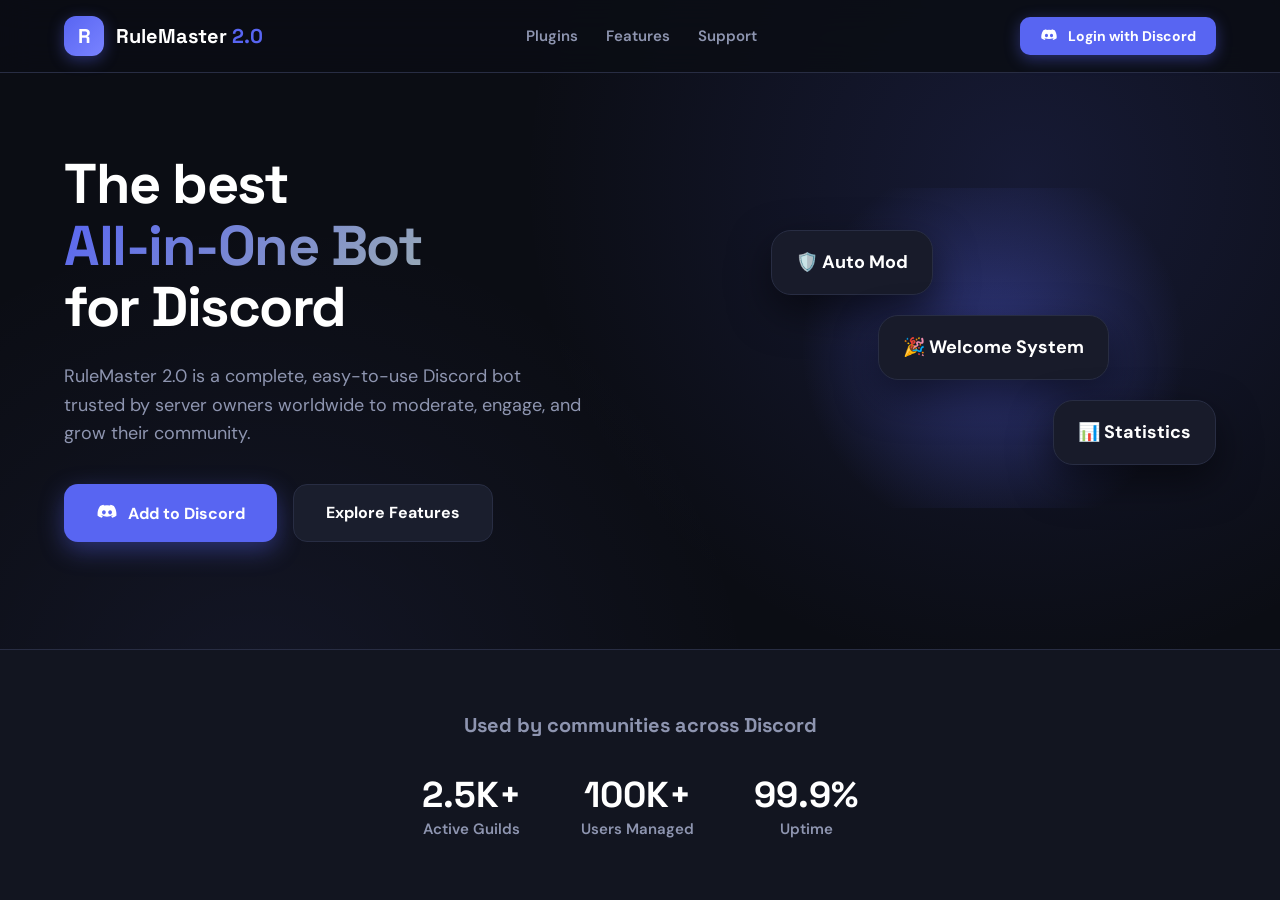
<file: index.html>
<!DOCTYPE html>
<html lang="en">
<head>
  <meta charset="UTF-8">
  <meta name="viewport" content="width=device-width, initial-scale=1">
  <meta name="theme-color" content="#090a10">
  <title>RuleMaster 2.0 — The Best All-in-One Bot for Discord</title>
  <meta name="description" content="Manage RuleMaster 2.0 on your Discord servers.">
  <link rel="preconnect" href="https://fonts.googleapis.com">
  <link rel="preconnect" href="https://fonts.gstatic.com" crossorigin>
  <link href="https://fonts.googleapis.com/css2?family=DM+Sans:wght@400;500;600;700&family=Space+Grotesk:wght@500;600;700;800&display=swap" rel="stylesheet">
  <link rel="stylesheet" href="style.css">
  <script src="script.js" defer></script>
</head>
<body>

  <!-- PUBLIC LANDING PAGE (MEE6 STYLE) -->
  <div id="loginView" class="landing-page">
    
    <!-- Top Navigation Bar -->
    <header class="navbar">
      <div class="nav-container">
        <a class="nav-logo" href="#">
          <div class="logo-icon">R</div>
          <span>RuleMaster <em>2.0</em></span>
        </a>

        <nav class="nav-links">
          <a href="#features">Plugins</a>
          <a href="#features">Features</a>
          <a href="https://discord.gg/" target="_blank" rel="noopener">Support</a>
        </nav>

        <div class="nav-actions">
          <button class="btn btn-discord-sm login-trigger">
            <svg viewBox="0 0 24 24" width="18" height="18" fill="currentColor">
              <path d="M19.54 4.23A18.65 18.65 0 0 0 15.8 3l-.46.94a17.26 17.26 0 0 0-6.68 0L8.2 3a18.72 18.72 0 0 0-3.74 1.23C2.09 7.86 1.45 11.39 1.77 14.87a18.7 18.7 0 0 0 4.59 2.31l1.11-1.5a11.88 11.88 0 0 1-1.75-.84l.42-.32a13.3 13.3 0 0 0 11.72 0l.43.32a11.78 11.78 0 0 1-1.76.84l1.11 1.5a18.67 18.67 0 0 0 4.59-2.31c.37-4.08-.63-7.58-2.69-10.64ZM8.63 13.58c-1.13 0-2.05-1.04-2.05-2.32s.9-2.33 2.05-2.33 2.07 1.05 2.05 2.33c0 1.28-.91 2.32-2.05 2.32Zm6.74 0c-1.13 0-2.05-1.04-2.05-2.32s.9-2.33 2.05-2.33 2.07 1.05 2.05 2.33c0 1.28-.91 2.32-2.05 2.32Z"/>
            </svg>
            <span>Login with Discord</span>
          </button>
        </div>
      </div>
    </header>

    <!-- Hero Section -->
    <section class="hero">
      <div class="hero-container">
        <div class="hero-content">
          <h1 class="hero-title">The best <br><span class="gradient-text">All-in-One Bot</span><br> for Discord</h1>
          <p class="hero-subtitle">
            RuleMaster 2.0 is a complete, easy-to-use Discord bot trusted by server owners worldwide to moderate, engage, and grow their community.
          </p>
          <div class="hero-cta">
            <button class="btn btn-discord-lg login-trigger">
              <svg viewBox="0 0 24 24" width="22" height="22" fill="currentColor">
                <path d="M19.54 4.23A18.65 18.65 0 0 0 15.8 3l-.46.94a17.26 17.26 0 0 0-6.68 0L8.2 3a18.72 18.72 0 0 0-3.74 1.23C2.09 7.86 1.45 11.39 1.77 14.87a18.7 18.7 0 0 0 4.59 2.31l1.11-1.5a11.88 11.88 0 0 1-1.75-.84l.42-.32a13.3 13.3 0 0 0 11.72 0l.43.32a11.78 11.78 0 0 1-1.76.84l1.11 1.5a18.67 18.67 0 0 0 4.59-2.31c.37-4.08-.63-7.58-2.69-10.64ZM8.63 13.58c-1.13 0-2.05-1.04-2.05-2.32s.9-2.33 2.05-2.33 2.07 1.05 2.05 2.33c0 1.28-.91 2.32-2.05 2.32Zm6.74 0c-1.13 0-2.05-1.04-2.05-2.32s.9-2.33 2.05-2.33 2.07 1.05 2.05 2.33c0 1.28-.91 2.32-2.05 2.32Z"/>
              </svg>
              <span>Add to Discord</span>
            </button>
            <a href="#features" class="btn btn-secondary">Explore Features</a>
          </div>
        </div>

        <div class="hero-graphic">
          <div class="mascot-badge badge-1">🛡️ Auto Mod</div>
          <div class="mascot-badge badge-2">🎉 Welcome System</div>
          <div class="mascot-badge badge-3">📊 Statistics</div>
          <div class="hero-glow"></div>
        </div>
      </div>
    </section>

    <!-- Social Proof Banner -->
    <section class="social-proof">
      <div class="proof-container">
        <h2>Used by communities across Discord</h2>
        <div class="proof-stats">
          <div class="stat-item">
            <strong>2.5K+</strong>
            <span>Active Guilds</span>
          </div>
          <div class="stat-item">
            <strong>100K+</strong>
            <span>Users Managed</span>
          </div>
          <div class="stat-item">
            <strong>99.9%</strong>
            <span>Uptime</span>
          </div>
        </div>
      </div>
    </section>

  </div>

  <!-- DASHBOARD APP (SHOWN WHEN LOGGED IN) -->
  <div id="appView" class="app hidden">
    <aside class="sidebar" id="sidebar">
      <a class="brand" href="javascript:void(0)" data-page="dashboard">
        <span class="logo-icon">R</span>
        <span>RuleMaster <em>2.0</em></span>
      </a>

      <nav class="nav">
        <a href="javascript:void(0)" data-page="dashboard" class="active">▦ <span>Dashboard</span></a>
        <a href="javascript:void(0)" data-page="servers">◎ <span>Servers</span></a>
        <a href="javascript:void(0)" data-page="commands">⌘ <span>Commands</span></a>
        <a href="javascript:void(0)" data-page="settings">⚙ <span>Settings</span></a>
        <div class="nav-sep"></div>
        <a href="https://discord.gg/" target="_blank" rel="noopener">? <span>Support</span></a>
        <a href="javascript:void(0)" data-page="docs">▤ <span>Documentation</span></a>
      </nav>

      <div class="profile">
        <img id="userAvatar" alt="" class="avatar">
        <div class="profile-text">
          <strong id="userName">User</strong>
          <small id="userId"></small>
        </div>
        <button id="logoutBtn" class="icon-btn" title="Logout" aria-label="Logout">⏻</button>
      </div>
    </aside>

    <div class="main">
      <header class="topbar">
        <button id="menuBtn" class="icon-btn menu-btn" aria-label="Open menu">☰</button>
        <h2 id="pageTitle">Dashboard</h2>
        <a class="btn btn-ghost" id="inviteTop" target="_blank" rel="noopener">Add RuleMaster ↗</a>
      </header>
      <main id="content" class="content"></main>
    </div>
  </div>

  <div id="toast" class="toast" role="status"></div>
</body>
</html>
</file>
<file: style.css>
@import url('https://fonts.googleapis.com/css2?family=DM+Sans:ital,opsz,wght@0,9..40,100..1000;1,9..40,100..1000&family=Space+Grotesk:wght@500;600;700;800&display=swap');

:root {
  --bg: #0b0d14;
  --bg-2: #121520;
  --bg-3: #1a1e2d;
  --card: #181b2a;
  --card-hover: #21253a;
  --border: #282d43;
  --border-light: #3a4161;
  
  --text: #ffffff;
  --muted: #8e95b0;
  --muted-dark: #5c627a;
  
  --accent: #5865f2;
  --accent-hover: #4752c4;
  --accent-glow: rgba(88, 101, 242, 0.4);
  
  --success: #00d26a;
  --danger: #ff4757;
  
  --radius: 20px;
  --radius-sm: 12px;
  --shadow: 0 16px 40px rgba(0, 0, 0, 0.5);
  
  --heading: "Space Grotesk", sans-serif;
  --body: "DM Sans", sans-serif;
}

* {
  box-sizing: border-box;
}

body {
  margin: 0;
  min-width: 320px;
  background-color: var(--bg);
  color: var(--text);
  font-family: var(--body);
  font-size: 15px;
  line-height: 1.5;
  -webkit-font-smoothing: antialiased;
}

a {
  color: inherit;
  text-decoration: none;
}

button {
  cursor: pointer;
  border: none;
  font-family: inherit;
}

h1, h2, h3, h4 {
  font-family: var(--heading);
  margin: 0;
  color: var(--text);
  font-weight: 700;
}

[hidden], .hidden {
  display: none !important;
}

/* Scrollbar */
::-webkit-scrollbar { width: 8px; }
::-webkit-scrollbar-track { background: var(--bg); }
::-webkit-scrollbar-thumb { background: var(--border); border-radius: 4px; }

/* Buttons */
.btn {
  display: inline-flex;
  align-items: center;
  justify-content: center;
  gap: 10px;
  padding: 12px 24px;
  border-radius: var(--radius-sm);
  font-weight: 700;
  font-size: 14px;
  transition: all 0.2s ease;
}

.btn-discord-sm {
  background: var(--accent);
  color: #fff;
  padding: 10px 20px;
  border-radius: 10px;
  box-shadow: 0 4px 15px var(--accent-glow);
}

.btn-discord-sm:hover {
  background: var(--accent-hover);
  transform: translateY(-1px);
}

.btn-discord-lg {
  background: var(--accent);
  color: #fff;
  padding: 16px 32px;
  font-size: 16px;
  border-radius: 14px;
  box-shadow: 0 8px 25px var(--accent-glow);
}

.btn-discord-lg:hover {
  background: var(--accent-hover);
  transform: translateY(-2px);
  box-shadow: 0 12px 35px var(--accent-glow);
}

.btn-secondary {
  background: var(--bg-3);
  border: 1px solid var(--border);
  color: var(--text);
  padding: 16px 32px;
  font-size: 16px;
  border-radius: 14px;
}

.btn-secondary:hover {
  background: var(--card-hover);
  border-color: var(--border-light);
}

/* Logo */
.logo-icon {
  display: grid;
  place-items: center;
  width: 40px;
  height: 40px;
  border-radius: 12px;
  background: linear-gradient(135deg, #5865f2, #7983ff);
  color: #fff;
  font: 800 20px var(--heading);
  box-shadow: 0 4px 15px var(--accent-glow);
}

/* MEE6 STYLE LANDING PAGE */
.landing-page {
  min-height: 100vh;
  display: flex;
  flex-direction: column;
  background: 
    radial-gradient(circle at 80% 20%, rgba(88, 101, 242, 0.15), transparent 40%),
    radial-gradient(circle at 20% 80%, rgba(121, 131, 255, 0.08), transparent 40%);
}

.navbar {
  position: sticky;
  top: 0;
  z-index: 50;
  background: rgba(11, 13, 20, 0.85);
  backdrop-filter: blur(16px);
  border-bottom: 1px solid var(--border);
}

.nav-container {
  max-width: 1200px;
  margin: 0 auto;
  padding: 16px 24px;
  display: flex;
  align-items: center;
  justify-content: space-between;
}

.nav-logo {
  display: flex;
  align-items: center;
  gap: 12px;
  font: 700 20px var(--heading);
}

.nav-logo em {
  color: var(--accent);
  font-style: normal;
}

.nav-links {
  display: flex;
  gap: 28px;
}

.nav-links a {
  color: var(--muted);
  font-weight: 600;
  transition: color 0.2s;
}

.nav-links a:hover {
  color: var(--text);
}

/* HERO SECTION */
.hero {
  padding: 80px 24px 60px;
  max-width: 1200px;
  margin: 0 auto;
  width: 100%;
}

.hero-container {
  display: grid;
  grid-template-columns: 1.2fr 0.8fr;
  gap: 40px;
  align-items: center;
}

.hero-title {
  font-size: 56px;
  line-height: 1.1;
  letter-spacing: -1.5px;
}

.gradient-text {
  background: linear-gradient(135deg, #5865f2, #99aab5);
  -webkit-background-clip: text;
  -webkit-text-fill-color: transparent;
}

.hero-subtitle {
  color: var(--muted);
  font-size: 18px;
  line-height: 1.6;
  margin: 24px 0 36px;
  max-width: 520px;
}

.hero-cta {
  display: flex;
  gap: 16px;
  flex-wrap: wrap;
}

/* HERO GRAPHIC AREA */
.hero-graphic {
  position: relative;
  height: 320px;
  display: flex;
  flex-direction: column;
  justify-content: center;
  gap: 20px;
}

.mascot-badge {
  background: var(--card);
  border: 1px solid var(--border);
  padding: 18px 24px;
  border-radius: var(--radius);
  font-weight: 700;
  font-size: 18px;
  box-shadow: var(--shadow);
  width: fit-content;
  animation: float 4s ease-in-out infinite;
}

.badge-1 { align-self: flex-start; animation-delay: 0s; }
.badge-2 { align-self: center; animation-delay: 1.3s; }
.badge-3 { align-self: flex-end; animation-delay: 2.6s; }

@keyframes float {
  0%, 100% { transform: translateY(0); }
  50% { transform: translateY(-10px); }
}

.hero-glow {
  position: absolute;
  inset: 0;
  background: radial-gradient(circle, var(--accent-glow), transparent 70%);
  z-index: -1;
}

/* SOCIAL PROOF */
.social-proof {
  border-top: 1px solid var(--border);
  padding: 60px 24px;
  margin-top: auto;
  background: var(--bg-2);
}

.proof-container {
  max-width: 1200px;
  margin: 0 auto;
  text-align: center;
}

.proof-container h2 {
  font-size: 20px;
  color: var(--muted);
  margin-bottom: 32px;
}

.proof-stats {
  display: flex;
  justify-content: center;
  gap: 60px;
  flex-wrap: wrap;
}

.stat-item strong {
  display: block;
  font: 800 36px var(--heading);
  color: var(--text);
}

.stat-item span {
  color: var(--muted);
  font-weight: 600;
}

/* DASHBOARD APP STYLES */
.app { display: flex; min-height: 100vh; }

.sidebar {
  position: sticky;
  top: 0;
  height: 100vh;
  width: 270px;
  flex: none;
  display: flex;
  flex-direction: column;
  padding: 24px 18px;
  background: var(--bg-2);
  border-right: 1px solid var(--border);
}

.brand { display: flex; align-items: center; gap: 14px; font: 700 20px var(--heading); padding: 0 8px 28px; }
.brand em { color: var(--accent); font-style: normal; }

.nav { display: flex; flex-direction: column; gap: 6px; flex: 1; }
.nav a {
  display: flex; align-items: center; gap: 14px; padding: 12px 16px;
  border-radius: var(--radius-sm); color: var(--muted); font-weight: 600; font-size: 14px; transition: all 0.2s;
}
.nav a:hover { background: var(--bg-3); color: var(--text); }
.nav a.active { background: var(--card-hover); color: #fff; border: 1px solid var(--border); }
.nav-sep { height: 1px; background: var(--border); margin: 14px 8px; }

.profile {
  display: flex; align-items: center; gap: 12px; padding: 14px;
  border-radius: var(--radius-sm); background: var(--card); border: 1px solid var(--border);
}
.avatar { width: 42px; height: 42px; border-radius: 50%; background: var(--border); object-fit: cover; }
.profile-text { flex: 1; min-width: 0; }
.profile-text strong { display: block; font-size: 14px; overflow: hidden; text-overflow: ellipsis; white-space: nowrap; }
.profile-text small { color: var(--muted); font-size: 12px; }

.icon-btn {
  display: grid; place-items: center; width: 40px; height: 40px;
  border-radius: var(--radius-sm); border: 1px solid var(--border); background: var(--bg-3); color: var(--muted);
}
.icon-btn:hover { color: var(--danger); border-color: var(--danger); }

.main { flex: 1; min-width: 0; }
.topbar {
  position: sticky; top: 0; z-index: 10; display: flex; align-items: center; gap: 16px;
  padding: 20px 40px; background: rgba(11, 13, 20, 0.85); backdrop-filter: blur(16px); border-bottom: 1px solid var(--border);
}
.topbar h2 { flex: 1; font-size: 24px; }
.menu-btn { display: none; }

.content { padding: 40px; max-width: 1200px; }

/* Form / Cards inside App */
.grid { display: grid; gap: 20px; grid-template-columns: repeat(auto-fill, minmax(280px, 1fr)); }
.stats { display: grid; gap: 20px; grid-template-columns: repeat(auto-fit, minmax(220px, 1fr)); margin-bottom: 32px; }
.card {
  background: var(--card); border: 1px solid var(--border); border-radius: var(--radius);
  padding: 24px; box-shadow: var(--shadow);
}
.stat small { color: var(--muted); font-size: 13px; font-weight: 600; text-transform: uppercase; }
.stat strong { display: block; font: 700 36px var(--heading); margin-top: 6px; }

.server-card {
  display: flex; flex-direction: column; gap: 16px; text-align: left; width: 100%;
  border: 1px solid var(--border); background: var(--card); transition: all 0.25s ease;
}
.server-card:hover, .server-card.active { border-color: var(--accent); background: var(--card-hover); }
.server-head { display: flex; gap: 16px; align-items: center; }
.server-icon {
  width: 60px; height: 60px; border-radius: 18px; flex: none; object-fit: cover;
  display: grid; place-items: center; background: var(--accent); font: 700 20px var(--heading); color: #fff;
}

.form { display: grid; gap: 24px; max-width: 800px; }
.field label { display: block; font-weight: 700; margin-bottom: 8px; font-size: 14px; }
.field input, .field select {
  width: 100%; padding: 14px 16px; border-radius: var(--radius-sm);
  background: var(--bg-2); border: 1px solid var(--border); color: var(--text); font: inherit;
}
.switch-row { display: flex; justify-content: space-between; align-items: center; font-weight: 600; }
.switch { position: relative; width: 50px; height: 28px; }
.switch input { opacity: 0; width: 0; height: 0; }
.switch span { position: absolute; inset: 0; border-radius: 999px; background: var(--border-light); cursor: pointer; }
.switch span::after {
  content: ""; position: absolute; top: 3px; left: 3px; width: 22px; height: 22px;
  border-radius: 50%; background: #fff; transition: transform 0.2s ease;
}
.switch input:checked + span { background: var(--accent); }
.switch input:checked + span::after { transform: translateX(22px); }

.toast {
  position: fixed; bottom: 28px; right: 28px; padding: 16px 24px; border-radius: var(--radius-sm);
  background: var(--card); border: 1px solid var(--accent); box-shadow: var(--shadow);
  transform: translateY(120px); opacity: 0; transition: all 0.3s ease; z-index: 100;
}
.toast.show { transform: translateY(0); opacity: 1; }

@media (max-width: 900px) {
  .hero-container { grid-template-columns: 1fr; }
  .hero-title { font-size: 40px; }
  .nav-links { display: none; }
  .sidebar { position: fixed; transform: translateX(-100%); z-index: 30; }
  .sidebar.open { transform: translateX(0); }
  .menu-btn { display: grid; }
}
</file>
